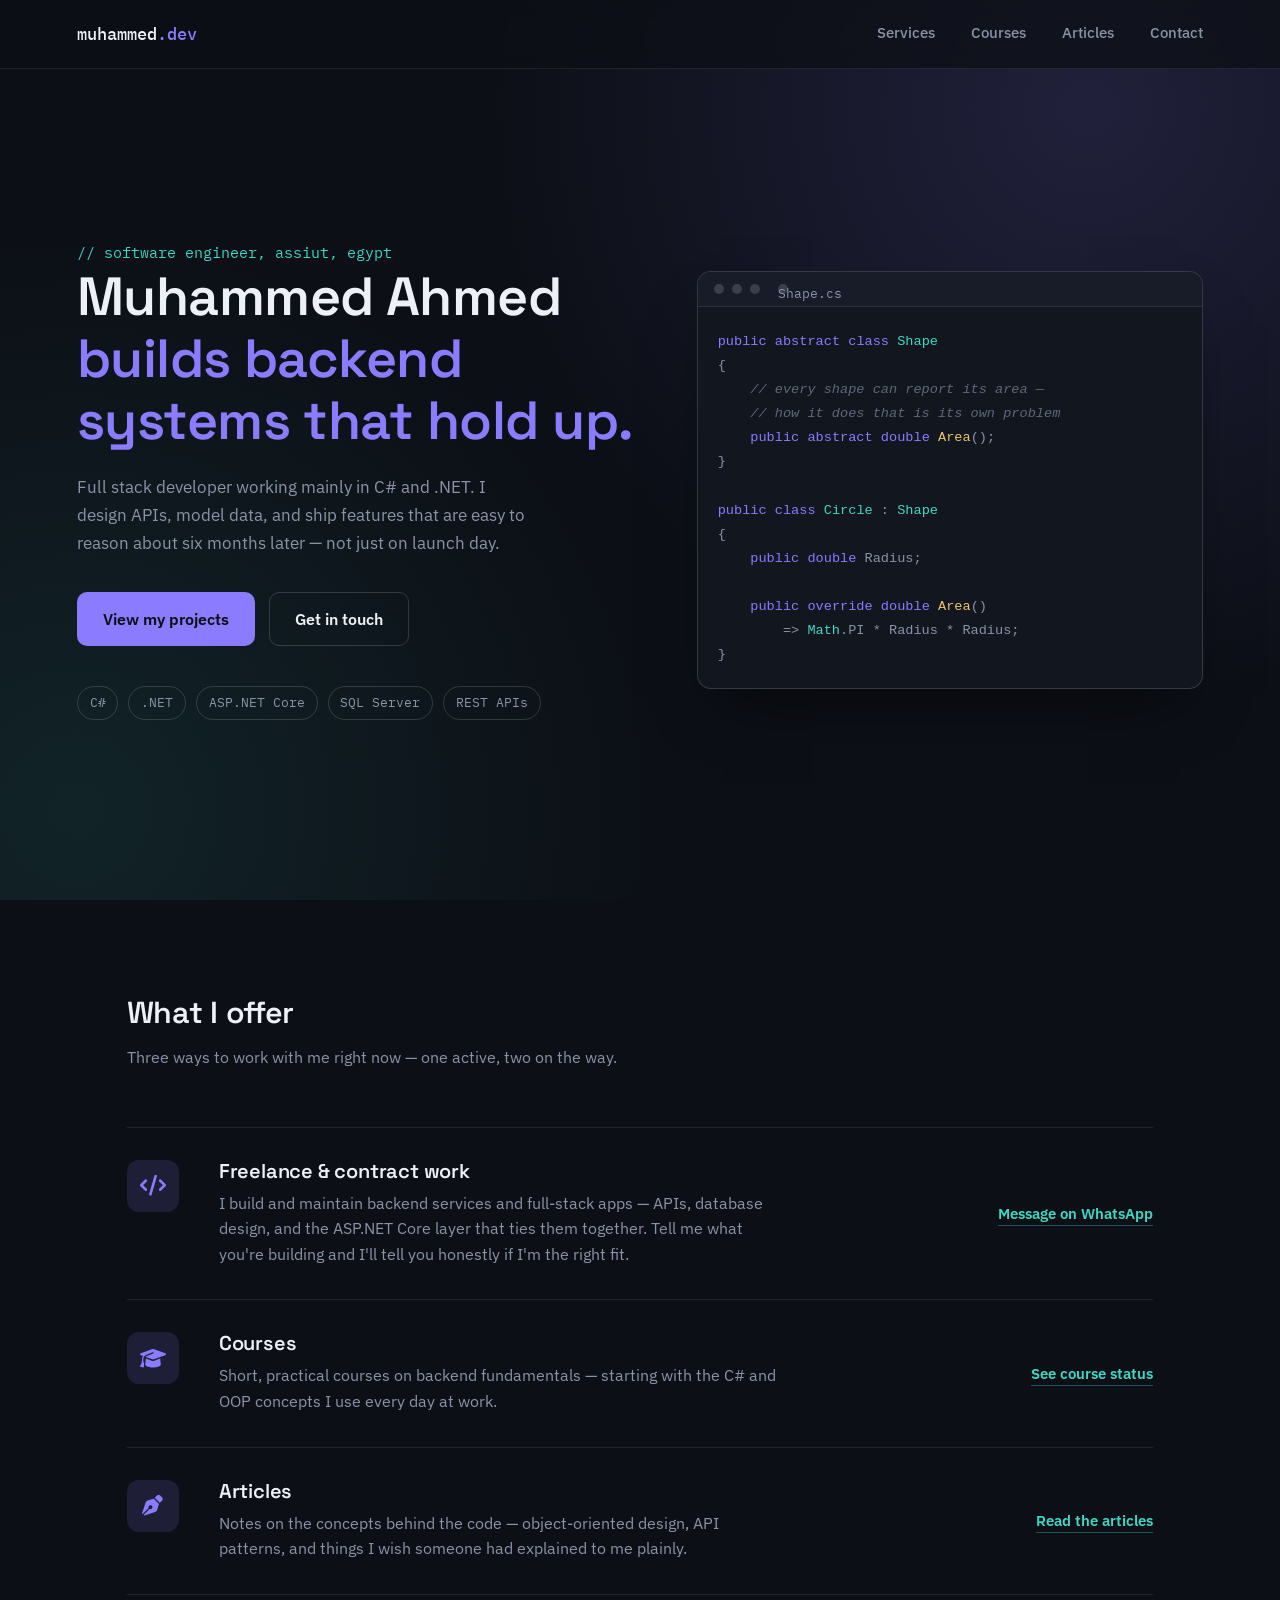
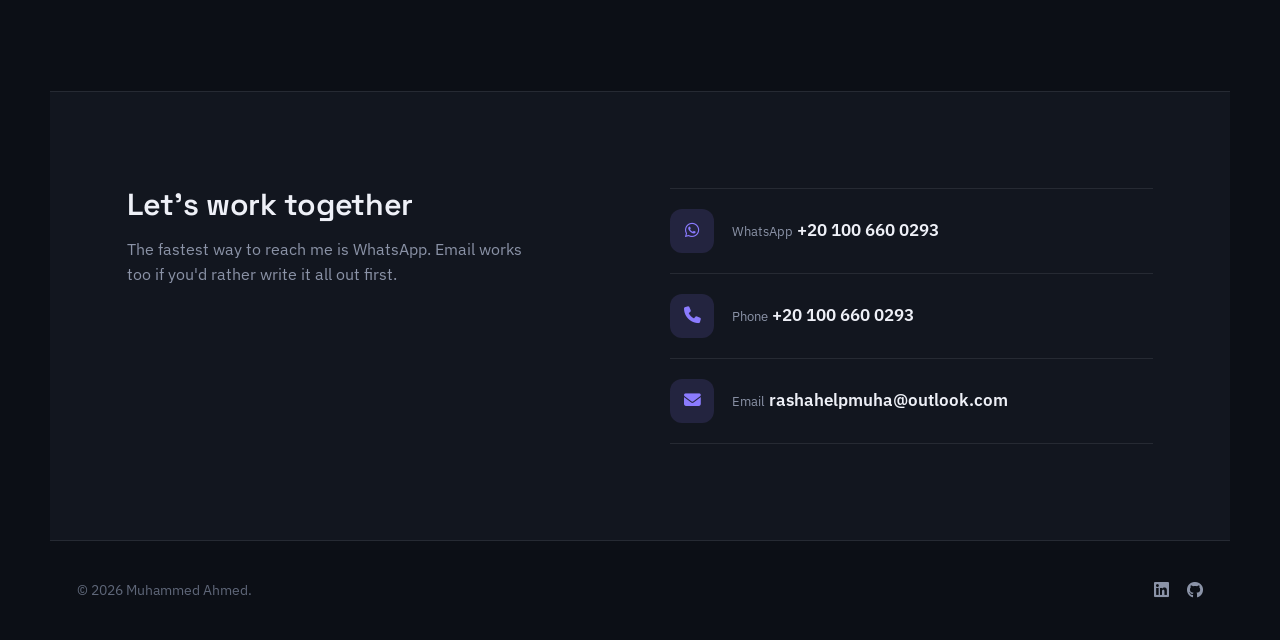
<file: index.html>
<!DOCTYPE html>
<html lang="en">
<head>
<meta charset="UTF-8">
<meta name="viewport" content="width=device-width, initial-scale=1.0">
<title>Muhammed Ahmed — Software Engineer</title>
<meta name="description" content="Muhammed Ahmed is a software engineer building backend and full-stack systems with C#, .NET, ASP.NET Core and SQL Server.">
<link rel="stylesheet" href="style.css">
<link rel="stylesheet" href="https://cdnjs.cloudflare.com/ajax/libs/font-awesome/6.4.2/css/all.min.css">
</head>
<body>

<header>
  <a href="index.html" class="brand">muhammed<span>.dev</span></a>
  <nav>
    <a href="index.html#services">Services</a>
    <a href="courses.html">Courses</a>
    <a href="articles.html">Articles</a>
    <a href="index.html#contact">Contact</a>
  </nav>
</header>

<section class="hero">
  <div class="hero-grid">
    <div>
      <span class="hero-kicker">// software engineer, assiut, egypt</span>
      <h1>Muhammed Ahmed<em>builds backend systems that hold up.</em></h1>
      <p class="lede">
        Full stack developer working mainly in C# and .NET. I design APIs,
        model data, and ship features that are easy to reason about six
        months later — not just on launch day.
      </p>
      <div class="hero-actions">
        <a href="https://github.com/muhammed-work" class="btn btn-primary">View my projects</a>
        <a href="index.html#contact" class="btn btn-ghost">Get in touch</a>
      </div>
      <div class="stack-tags">
        <span>C#</span>
        <span>.NET</span>
        <span>ASP.NET Core</span>
        <span>SQL Server</span>
        <span>REST APIs</span>
      </div>
    </div>

    <div class="terminal">
      <div class="terminal-bar">
        <span></span><span></span><span></span>
        <span class="file">Shape.cs</span>
      </div>
      <pre><code><span class="tok-kw">public</span> <span class="tok-kw">abstract</span> <span class="tok-kw">class</span> <span class="tok-type">Shape</span>
{
    <span class="tok-com">// every shape can report its area —</span>
    <span class="tok-com">// how it does that is its own problem</span>
    <span class="tok-kw">public</span> <span class="tok-kw">abstract</span> <span class="tok-kw">double</span> <span class="tok-fn">Area</span>();
}

<span class="tok-kw">public</span> <span class="tok-kw">class</span> <span class="tok-type">Circle</span> : <span class="tok-type">Shape</span>
{
    <span class="tok-kw">public</span> <span class="tok-kw">double</span> Radius;

    <span class="tok-kw">public</span> <span class="tok-kw">override</span> <span class="tok-kw">double</span> <span class="tok-fn">Area</span>()
        => <span class="tok-type">Math</span>.PI * Radius * Radius;
}</code></pre>
    </div>
  </div>
</section>

<section class="section offers" id="services">
  <div class="section-head">
    <h2>What I offer</h2>
    <p>Three ways to work with me right now — one active, two on the way.</p>
  </div>

  <div class="offer-row">
    <div class="offer-icon"><i class="fa-solid fa-code"></i></div>
    <div class="offer-body">
      <h3>Freelance & contract work</h3>
      <p>
        I build and maintain backend services and full-stack apps —
        APIs, database design, and the ASP.NET Core layer that ties them
        together. Tell me what you're building and I'll tell you honestly
        if I'm the right fit.
      </p>
    </div>
    <div class="offer-cta">
      <a href="https://wa.me/201006600293?text=Hi%20Muhammed%2C%20I%20found%20your%20portfolio%20and%20I%27d%20like%20to%20talk%20about%20a%20project." class="text-link">Message on WhatsApp</a>
    </div>
  </div>

  <div class="offer-row">
    <div class="offer-icon"><i class="fa-solid fa-graduation-cap"></i></div>
    <div class="offer-body">
      <h3>Courses</h3>
      <p>
        Short, practical courses on backend fundamentals — starting with
        the C# and OOP concepts I use every day at work.
      </p>
    </div>
    <div class="offer-cta">
      <a href="courses.html" class="text-link">See course status</a>
    </div>
  </div>

  <div class="offer-row">
    <div class="offer-icon"><i class="fa-solid fa-pen-nib"></i></div>
    <div class="offer-body">
      <h3>Articles</h3>
      <p>
        Notes on the concepts behind the code — object-oriented design,
        API patterns, and things I wish someone had explained to me plainly.
      </p>
    </div>
    <div class="offer-cta">
      <a href="articles.html" class="text-link">Read the articles</a>
    </div>
  </div>
</section>

<section class="section contact-section" id="contact">
  <div class="contact-grid">
    <div class="contact-intro">
      <h2>Let's work together</h2>
      <p>
        The fastest way to reach me is WhatsApp. Email works too if you'd
        rather write it all out first.
      </p>
    </div>
    <div class="contact-list">
      <a class="contact-item" href="https://wa.me/201006600293" target="_blank" rel="noopener">
        <span class="offer-icon"><i class="fa-brands fa-whatsapp"></i></span>
        <span>
          <span class="label">WhatsApp</span>
          <span class="value">+20 100 660 0293</span>
        </span>
      </a>
      <a class="contact-item" href="tel:+201006600293">
        <span class="offer-icon"><i class="fa-solid fa-phone"></i></span>
        <span>
          <span class="label">Phone</span>
          <span class="value">+20 100 660 0293</span>
        </span>
      </a>
      <a class="contact-item" href="mailto:rashahelpmuha@outlook.com">
        <span class="offer-icon"><i class="fa-solid fa-envelope"></i></span>
        <span>
          <span class="label">Email</span>
          <span class="value">rashahelpmuha@outlook.com</span>
        </span>
      </a>
    </div>
  </div>
</section>

<footer>
  <span>© 2026 Muhammed Ahmed.</span>
  <div class="socials">
    <a href="https://www.linkedin.com/in/muhammed-ahmed-b9942438b" aria-label="LinkedIn"><i class="fa-brands fa-linkedin"></i></a>
    <a href="https://github.com/muhammed-work" aria-label="GitHub"><i class="fa-brands fa-github"></i></a>
  </div>
</footer>

</body>
</html>
</file>
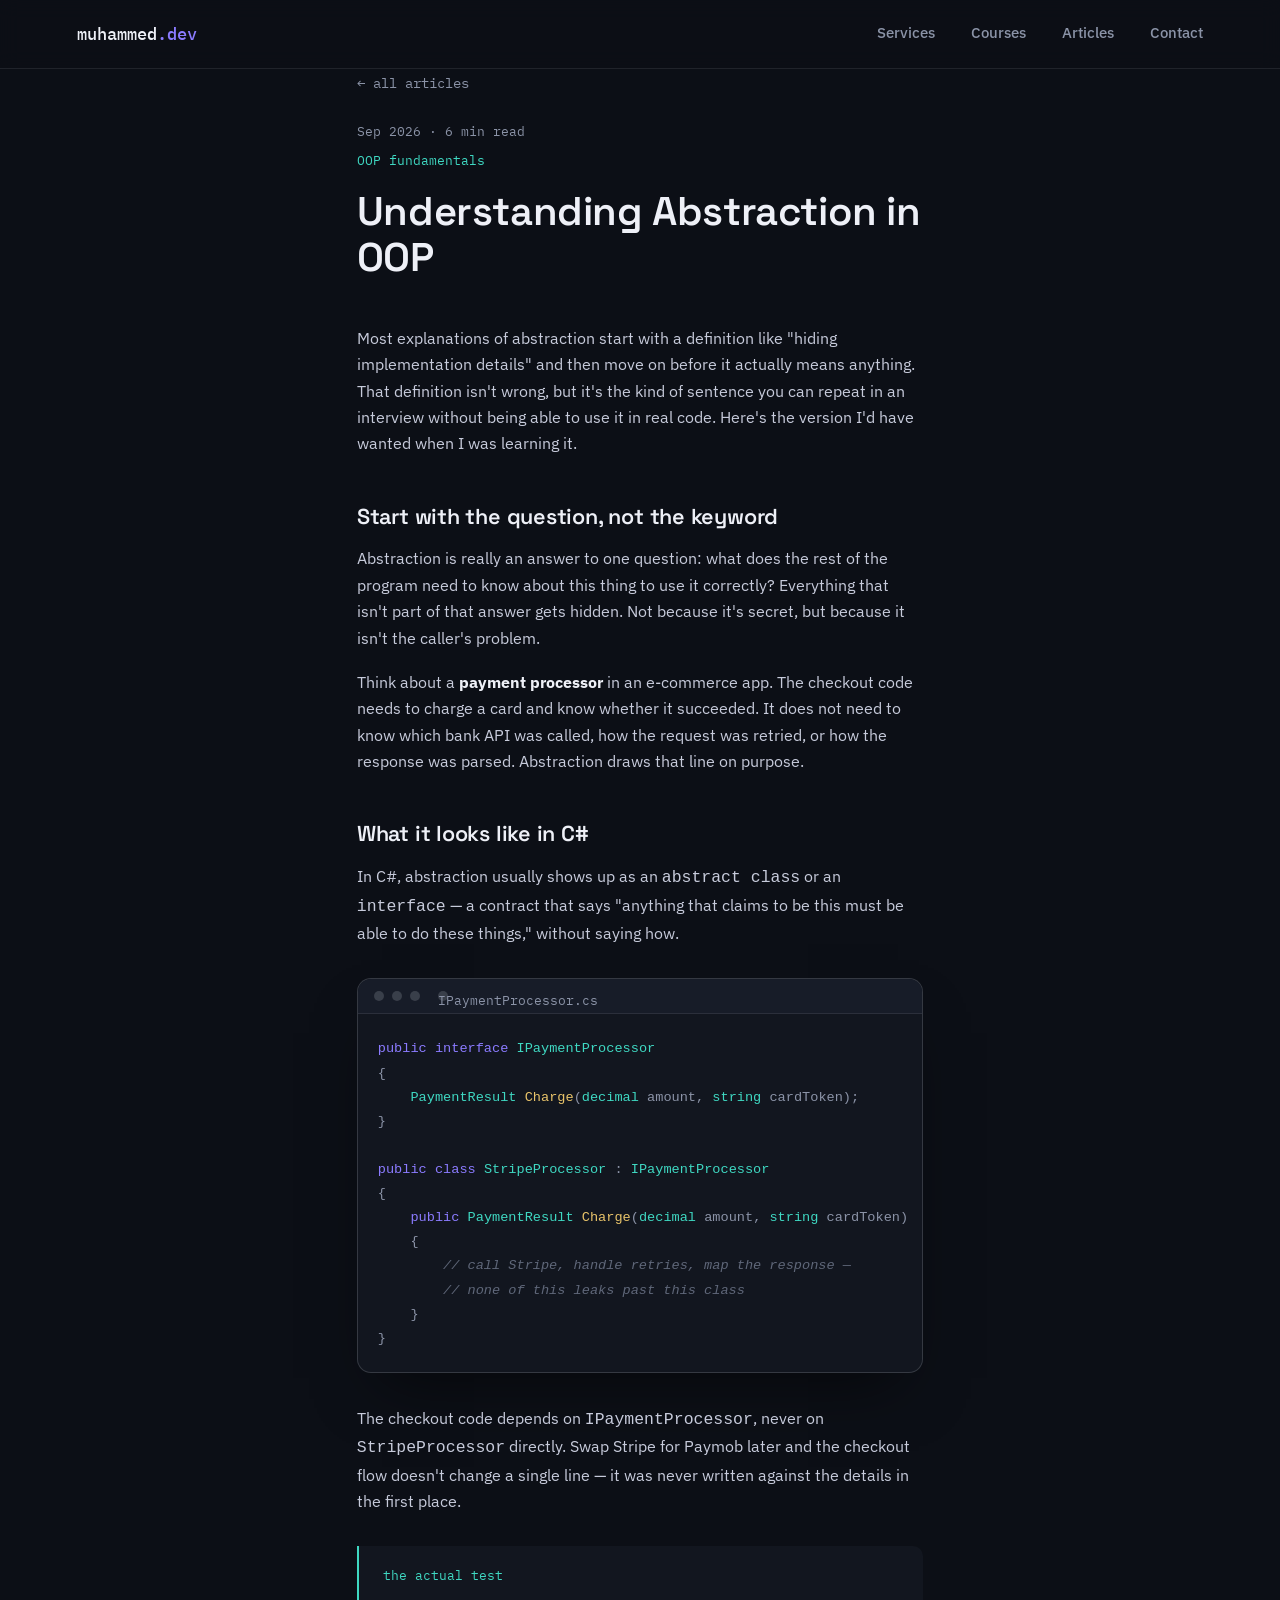
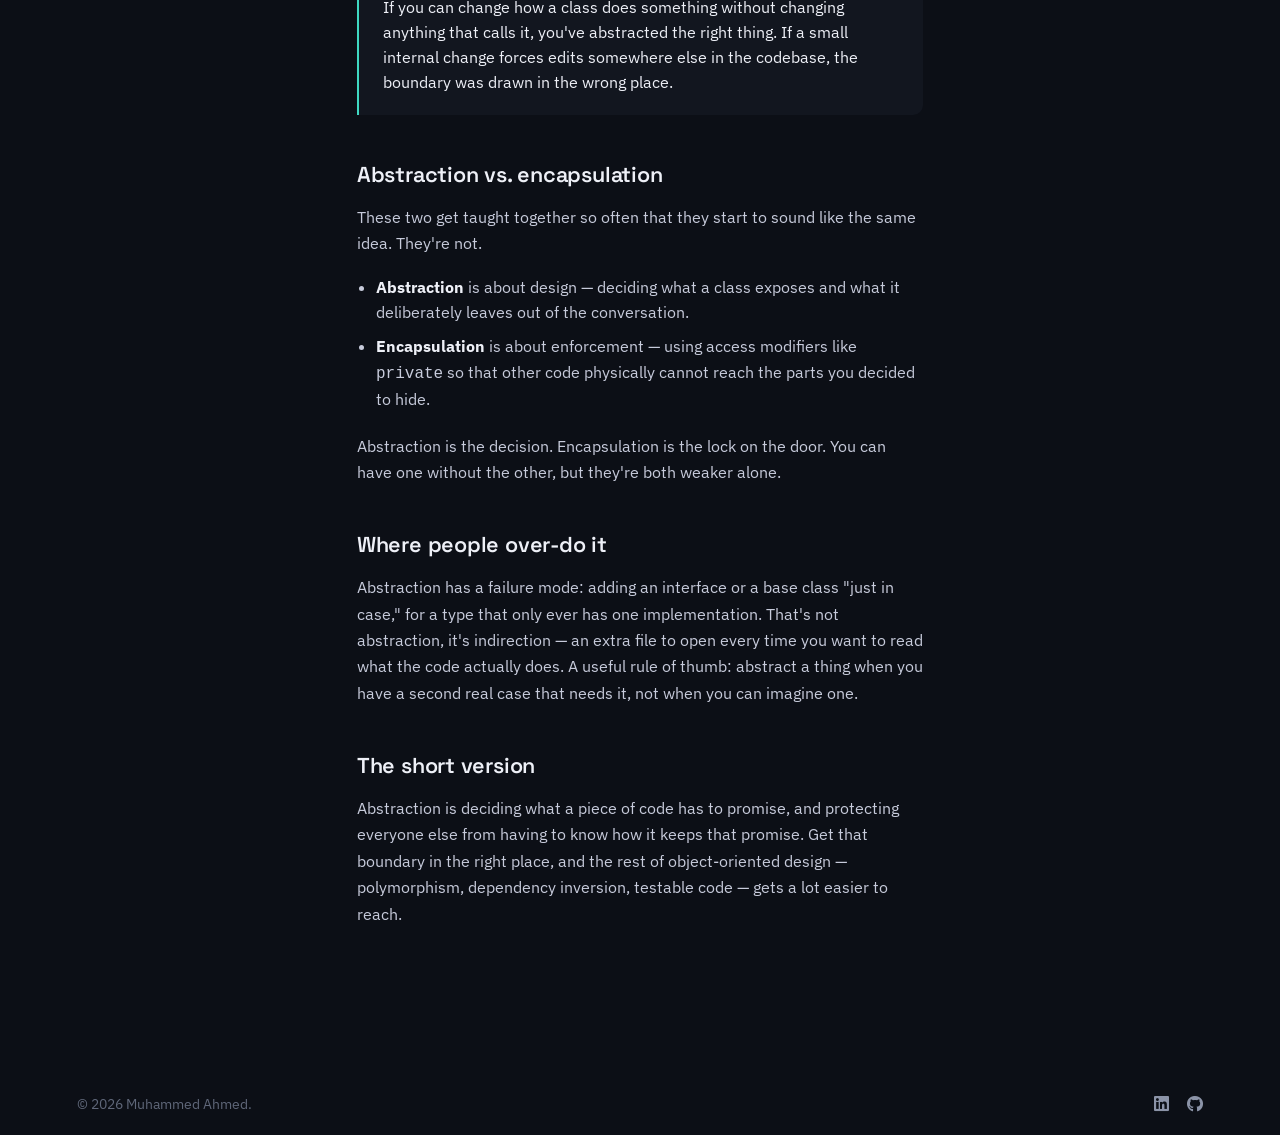
<file: article-oop-abstraction.html>
<!DOCTYPE html>
<html lang="en">
<head>
<meta charset="UTF-8">
<meta name="viewport" content="width=device-width, initial-scale=1.0">
<title>Understanding Abstraction in OOP — Muhammed Ahmed</title>
<meta name="description" content="What abstraction actually means in object-oriented programming, with C# examples.">
<link rel="stylesheet" href="style.css">
<link rel="stylesheet" href="https://cdnjs.cloudflare.com/ajax/libs/font-awesome/6.4.2/css/all.min.css">
</head>
<body>

<header>
  <a href="index.html" class="brand">muhammed<span>.dev</span></a>
  <nav>
    <a href="index.html#services">Services</a>
    <a href="courses.html">Courses</a>
    <a href="articles.html">Articles</a>
    <a href="index.html#contact">Contact</a>
  </nav>
</header>

<article class="article">
  <div class="article-head">
    <a href="articles.html" class="back-link">&larr; all articles</a>
    <div class="article-meta">
      Sep 2026 · 6 min read
      <span class="tag">OOP fundamentals</span>
    </div>
    <h1>Understanding Abstraction in OOP</h1>
  </div>

  <div class="article-body">
    <p>
      Most explanations of abstraction start with a definition like
      "hiding implementation details" and then move on before it actually
      means anything. That definition isn't wrong, but it's the kind of
      sentence you can repeat in an interview without being able to use
      it in real code. Here's the version I'd have wanted when I was
      learning it.
    </p>

    <h2>Start with the question, not the keyword</h2>
    <p>
      Abstraction is really an answer to one question: what does the rest
      of the program need to know about this thing to use it correctly?
      Everything that isn't part of that answer gets hidden. Not because
      it's secret, but because it isn't the caller's problem.
    </p>
    <p>
      Think about a <strong>payment processor</strong> in an e-commerce
      app. The checkout code needs to charge a card and know whether it
      succeeded. It does not need to know which bank API was called, how
      the request was retried, or how the response was parsed. Abstraction
      draws that line on purpose.
    </p>

    <h2>What it looks like in C#</h2>
    <p>
      In C#, abstraction usually shows up as an <code>abstract class</code>
      or an <code>interface</code> — a contract that says "anything that
      claims to be this must be able to do these things," without saying
      how.
    </p>

    <div class="terminal">
      <div class="terminal-bar">
        <span></span><span></span><span></span>
        <span class="file">IPaymentProcessor.cs</span>
      </div>
      <pre><code><span class="tok-kw">public</span> <span class="tok-kw">interface</span> <span class="tok-type">IPaymentProcessor</span>
{
    <span class="tok-type">PaymentResult</span> <span class="tok-fn">Charge</span>(<span class="tok-type">decimal</span> amount, <span class="tok-type">string</span> cardToken);
}

<span class="tok-kw">public</span> <span class="tok-kw">class</span> <span class="tok-type">StripeProcessor</span> : <span class="tok-type">IPaymentProcessor</span>
{
    <span class="tok-kw">public</span> <span class="tok-type">PaymentResult</span> <span class="tok-fn">Charge</span>(<span class="tok-type">decimal</span> amount, <span class="tok-type">string</span> cardToken)
    {
        <span class="tok-com">// call Stripe, handle retries, map the response —</span>
        <span class="tok-com">// none of this leaks past this class</span>
    }
}</code></pre>
    </div>

    <p>
      The checkout code depends on <code>IPaymentProcessor</code>, never on
      <code>StripeProcessor</code> directly. Swap Stripe for Paymob later
      and the checkout flow doesn't change a single line — it was never
      written against the details in the first place.
    </p>

    <div class="callout">
      <span class="label">the actual test</span>
      <p>
        If you can change how a class does something without changing
        anything that calls it, you've abstracted the right thing. If a
        small internal change forces edits somewhere else in the codebase,
        the boundary was drawn in the wrong place.
      </p>
    </div>

    <h2>Abstraction vs. encapsulation</h2>
    <p>
      These two get taught together so often that they start to sound like
      the same idea. They're not.
    </p>
    <ul>
      <li><strong>Abstraction</strong> is about design — deciding what a class exposes and what it deliberately leaves out of the conversation.</li>
      <li><strong>Encapsulation</strong> is about enforcement — using access modifiers like <code>private</code> so that other code physically cannot reach the parts you decided to hide.</li>
    </ul>
    <p>
      Abstraction is the decision. Encapsulation is the lock on the door.
      You can have one without the other, but they're both weaker alone.
    </p>

    <h2>Where people over-do it</h2>
    <p>
      Abstraction has a failure mode: adding an interface or a base class
      "just in case," for a type that only ever has one implementation.
      That's not abstraction, it's indirection — an extra file to open
      every time you want to read what the code actually does. A useful
      rule of thumb: abstract a thing when you have a second real case
      that needs it, not when you can imagine one.
    </p>

    <h2>The short version</h2>
    <p>
      Abstraction is deciding what a piece of code has to promise, and
      protecting everyone else from having to know how it keeps that
      promise. Get that boundary in the right place, and the rest of
      object-oriented design — polymorphism, dependency inversion, testable
      code — gets a lot easier to reach.
    </p>
  </div>
</article>

<footer>
  <span>© 2026 Muhammed Ahmed.</span>
  <div class="socials">
    <a href="https://www.linkedin.com/in/muhammed-ahmed-b9942438b" aria-label="LinkedIn"><i class="fa-brands fa-linkedin"></i></a>
    <a href="https://github.com/muhammed-work" aria-label="GitHub"><i class="fa-brands fa-github"></i></a>
  </div>
</footer>

</body>
</html>
</file>
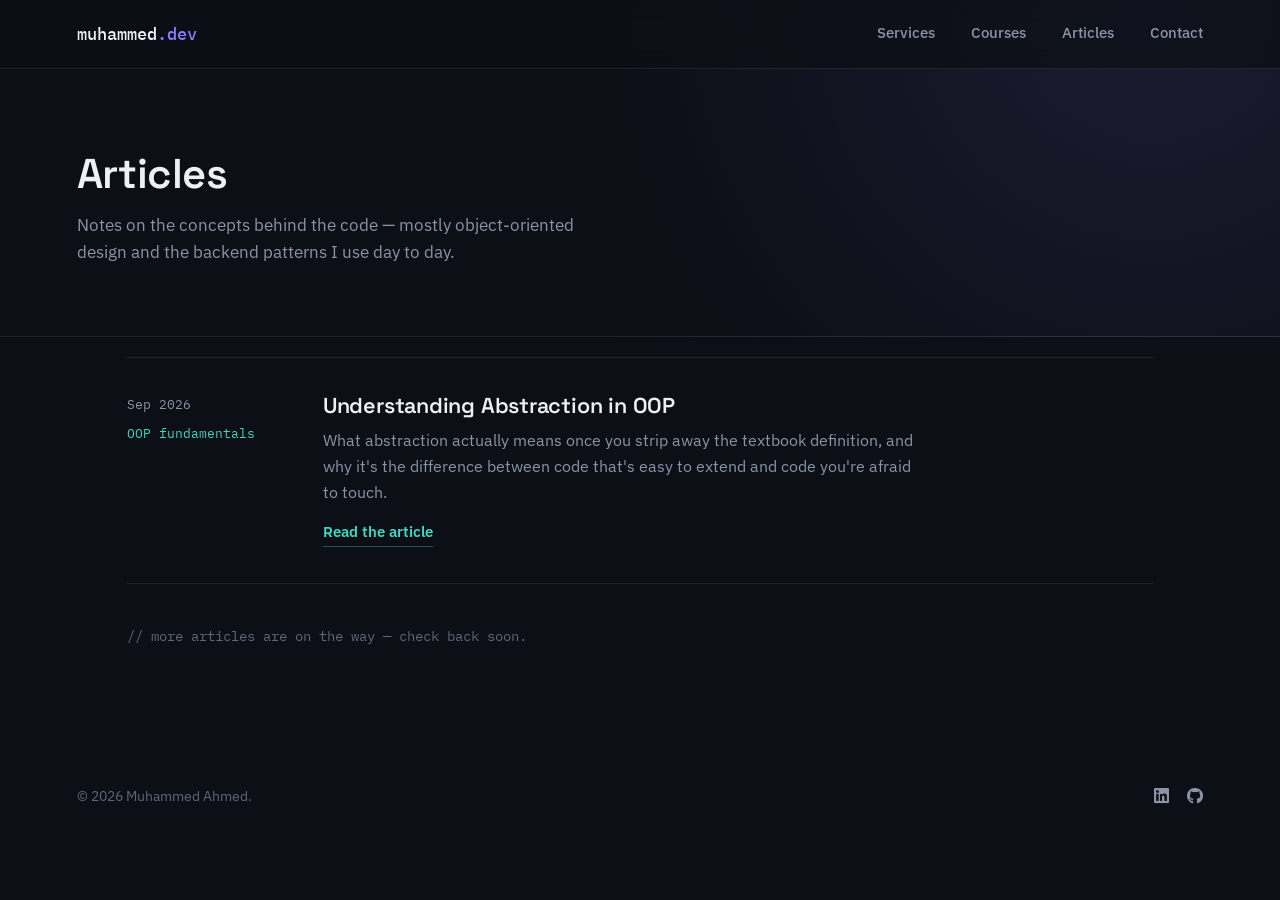
<file: articles.html>
<!DOCTYPE html>
<html lang="en">
<head>
<meta charset="UTF-8">
<meta name="viewport" content="width=device-width, initial-scale=1.0">
<title>Articles — Muhammed Ahmed</title>
<meta name="description" content="Notes on software engineering from Muhammed Ahmed — object-oriented design, APIs, and backend fundamentals.">
<link rel="stylesheet" href="style.css">
<link rel="stylesheet" href="https://cdnjs.cloudflare.com/ajax/libs/font-awesome/6.4.2/css/all.min.css">
</head>
<body>

<header>
  <a href="index.html" class="brand">muhammed<span>.dev</span></a>
  <nav>
    <a href="index.html#services">Services</a>
    <a href="courses.html">Courses</a>
    <a href="articles.html">Articles</a>
    <a href="index.html#contact">Contact</a>
  </nav>
</header>

<section class="page-hero">
  <div class="page-hero-inner">
    <h1>Articles</h1>
    <p>Notes on the concepts behind the code — mostly object-oriented design and the backend patterns I use day to day.</p>
  </div>
</section>

<section class="article-list">

  <div class="article-row">
    <div class="article-meta">
      Sep 2026
      <span class="tag">OOP fundamentals</span>
    </div>
    <div>
      <h3><a href="article-oop-abstraction.html">Understanding Abstraction in OOP</a></h3>
      <p>
        What abstraction actually means once you strip away the textbook
        definition, and why it's the difference between code that's easy
        to extend and code you're afraid to touch.
      </p>
      <a href="article-oop-abstraction.html" class="text-link">Read the article</a>
    </div>
  </div>

  <p class="empty-note">// more articles are on the way — check back soon.</p>

</section>

<footer>
  <span>© 2026 Muhammed Ahmed.</span>
  <div class="socials">
    <a href="https://www.linkedin.com/in/muhammed-ahmed-b9942438b" aria-label="LinkedIn"><i class="fa-brands fa-linkedin"></i></a>
    <a href="https://github.com/muhammed-work" aria-label="GitHub"><i class="fa-brands fa-github"></i></a>
  </div>
</footer>

</body>
</html>
</file>
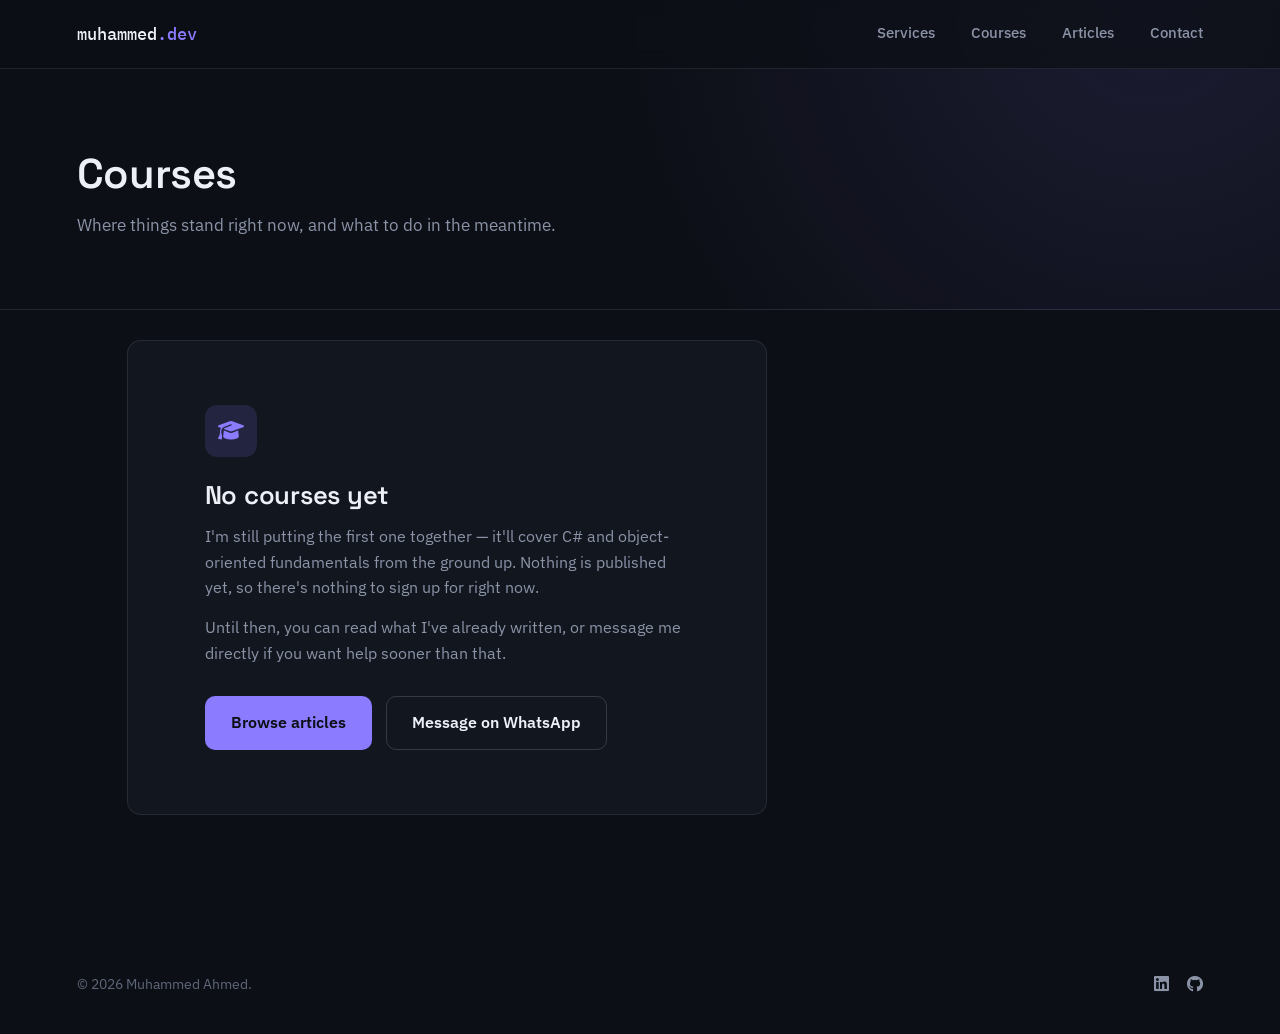
<file: courses.html>
<!DOCTYPE html>
<html lang="en">
<head>
<meta charset="UTF-8">
<meta name="viewport" content="width=device-width, initial-scale=1.0">
<title>Courses — Muhammed Ahmed</title>
<meta name="description" content="Course status for Muhammed Ahmed — no courses published yet.">
<link rel="stylesheet" href="style.css">
<link rel="stylesheet" href="https://cdnjs.cloudflare.com/ajax/libs/font-awesome/6.4.2/css/all.min.css">
</head>
<body>

<header>
  <a href="index.html" class="brand">muhammed<span>.dev</span></a>
  <nav>
    <a href="index.html#services">Services</a>
    <a href="courses.html">Courses</a>
    <a href="articles.html">Articles</a>
    <a href="index.html#contact">Contact</a>
  </nav>
</header>

<section class="page-hero">
  <div class="page-hero-inner">
    <h1>Courses</h1>
    <p>Where things stand right now, and what to do in the meantime.</p>
  </div>
</section>

<section class="empty-state">
  <div class="empty-panel">
    <div class="offer-icon"><i class="fa-solid fa-graduation-cap"></i></div>
    <h2>No courses yet</h2>
    <p>
      I'm still putting the first one together — it'll cover C# and
      object-oriented fundamentals from the ground up. Nothing is
      published yet, so there's nothing to sign up for right now.
    </p>
    <p>
      Until then, you can read what I've already written, or message
      me directly if you want help sooner than that.
    </p>
    <div class="empty-actions">
      <a href="articles.html" class="btn btn-primary">Browse articles</a>
      <a href="https://wa.me/201006600293?text=Hi%20Muhammed%2C%20I%20saw%20there%20are%20no%20courses%20yet%20—%20I%27d%20like%20some%20help%20in%20the%20meantime." class="btn btn-ghost">Message on WhatsApp</a>
    </div>
  </div>
</section>

<footer>
  <span>© 2026 Muhammed Ahmed.</span>
  <div class="socials">
    <a href="https://www.linkedin.com/in/muhammed-ahmed-b9942438b" aria-label="LinkedIn"><i class="fa-brands fa-linkedin"></i></a>
    <a href="https://github.com/muhammed-work" aria-label="GitHub"><i class="fa-brands fa-github"></i></a>
  </div>
</footer>

</body>
</html>
</file>
<file: style.css>
@import url('https://fonts.googleapis.com/css2?family=IBM+Plex+Mono:wght@400;500;600&family=IBM+Plex+Sans:wght@400;500;600;700&family=Space+Grotesk:wght@500;600;700&display=swap');

/* ---------- Tokens ---------- */
:root{
  --ink:#0c0f16;
  --panel:#12161f;
  --panel-2:#171c28;
  --line: rgba(237,239,247,0.09);
  --line-strong: rgba(237,239,247,0.16);
  --violet:#8b7bff;
  --violet-dim: rgba(139,123,255,0.14);
  --teal:#3fd8c2;
  --text:#eef0f7;
  --muted:#8b93a7;
  --muted-2:#5f6779;

  --mono: 'IBM Plex Mono', ui-monospace, monospace;
  --sans: 'IBM Plex Sans', -apple-system, sans-serif;
  --display: 'Space Grotesk', -apple-system, sans-serif;

  --gutter: clamp(24px, 6vw, 120px);
  --radius: 14px;
}

*{ margin:0; padding:0; box-sizing:border-box; }

html{ scroll-behavior:smooth; }

body{
  background:var(--ink);
  color:var(--text);
  font-family:var(--sans);
  font-size:16px;
  line-height:1.6;
  -webkit-font-smoothing:antialiased;
}

a{ color:inherit; }
img{ max-width:100%; display:block; }

a:focus-visible,
button:focus-visible{
  outline:2px solid var(--teal);
  outline-offset:3px;
}

@media (prefers-reduced-motion: reduce){
  *{ animation-duration:0.01ms !important; transition-duration:0.01ms !important; }
}

h1,h2,h3{
  font-family:var(--display);
  font-weight:600;
  letter-spacing:-0.01em;
  line-height:1.15;
}

.section{
  padding: 96px var(--gutter);
  max-width:1180px;
  margin:0 auto;
}

.eyebrow{
  font-family:var(--mono);
  font-size:0.85em;
  color:var(--teal);
  margin-bottom:14px;
  display:block;
}

/* ---------- Header ---------- */
header{
  position:fixed;
  top:0; left:0; right:0;
  z-index:999;
  display:flex;
  justify-content:space-between;
  align-items:center;
  padding:20px var(--gutter);
  background:rgba(12,15,22,0.75);
  backdrop-filter:blur(10px);
  border-bottom:1px solid var(--line);
}

.brand{
  text-decoration:none;
  color:var(--text);
  font-family:var(--mono);
  font-size:1.05em;
  font-weight:500;
}
.brand span{ color:var(--violet); }

nav{ display:flex; align-items:center; gap:36px; }

nav a{
  text-decoration:none;
  color:var(--muted);
  font-size:0.95em;
  font-weight:500;
  position:relative;
  padding-bottom:4px;
  transition:color .25s ease;
}
nav a::after{
  content:"";
  position:absolute;
  left:0; bottom:0;
  width:0; height:1px;
  background:var(--violet);
  transition:width .25s ease;
}
nav a:hover{ color:var(--text); }
nav a:hover::after{ width:100%; }

.nav-toggle{ display:none; }

/* ---------- Buttons & links ---------- */
.btn{
  display:inline-flex;
  align-items:center;
  gap:10px;
  font-family:var(--sans);
  font-size:0.98em;
  font-weight:600;
  text-decoration:none;
  padding:0.85em 1.6em;
  border-radius:10px;
  border:1px solid transparent;
  transition:background .2s ease, border-color .2s ease, transform .2s ease;
}
.btn-primary{
  background:var(--violet);
  color:#0c0f16;
}
.btn-primary:hover{ background:#a397ff; }

.btn-ghost{
  border-color:var(--line-strong);
  color:var(--text);
}
.btn-ghost:hover{ border-color:var(--teal); color:var(--teal); }

.text-link{
  text-decoration:none;
  color:var(--teal);
  font-weight:600;
  font-size:0.95em;
  border-bottom:1px solid rgba(63,216,194,0.35);
  padding-bottom:2px;
  transition:border-color .2s ease;
}
.text-link:hover{ border-color:var(--teal); }

/* ---------- Hero ---------- */
.hero{
  min-height:100vh;
  display:flex;
  align-items:center;
  padding:150px var(--gutter) 90px;
  background:
    radial-gradient(circle at 85% 12%, rgba(139,123,255,0.16), transparent 45%),
    radial-gradient(circle at 6% 90%, rgba(63,216,194,0.10), transparent 40%),
    var(--ink);
}

.hero-grid{
  width:100%;
  max-width:1180px;
  margin:0 auto;
  display:grid;
  grid-template-columns:1.05fr 0.95fr;
  gap:60px;
  align-items:center;
}

.hero-kicker{
  font-family:var(--mono);
  color:var(--teal);
  font-size:0.95em;
  margin-bottom:18px;
}

.hero h1{
  font-size:clamp(2.2em, 4.2vw, 3.4em);
  color:var(--text);
}
.hero h1 em{
  font-style:normal;
  color:var(--violet);
  display:block;
}

.hero p.lede{
  margin-top:22px;
  max-width:46ch;
  color:var(--muted);
  font-size:1.08em;
}

.hero-actions{
  margin-top:36px;
  display:flex;
  flex-wrap:wrap;
  gap:14px;
}

.stack-tags{
  margin-top:40px;
  display:flex;
  flex-wrap:wrap;
  gap:10px;
}
.stack-tags span{
  font-family:var(--mono);
  font-size:0.82em;
  color:var(--muted);
  border:1px solid var(--line-strong);
  border-radius:100px;
  padding:0.4em 0.9em;
}

/* ---------- Terminal card ---------- */
.terminal{
  background:var(--panel);
  border:1px solid var(--line-strong);
  border-radius:var(--radius);
  box-shadow:0 30px 60px -25px rgba(0,0,0,0.6);
  overflow:hidden;
}
.terminal-bar{
  display:flex;
  align-items:center;
  gap:8px;
  padding:12px 16px;
  border-bottom:1px solid var(--line);
  background:var(--panel-2);
}
.terminal-bar span{
  width:10px; height:10px; border-radius:50%;
  background:var(--line-strong);
}
.terminal-bar .file{
  margin-left:10px;
  font-family:var(--mono);
  font-size:0.8em;
  color:var(--muted);
}
.terminal pre{
  padding:22px 20px;
  font-family:var(--mono);
  font-size:0.85em;
  line-height:1.7;
  overflow-x:auto;
  color:var(--muted);
}
.tok-kw{ color:var(--violet); }
.tok-type{ color:var(--teal); }
.tok-fn{ color:#e9c46a; }
.tok-com{ color:var(--muted-2); font-style:italic; }

/* ---------- Offer rows (home: services / courses / articles) ---------- */
.offers{ background:var(--ink); }
.offers .section-head{
  max-width:56ch;
  margin-bottom:56px;
}
.offers .section-head h2{ font-size:1.9em; }
.offers .section-head p{ color:var(--muted); margin-top:14px; }

.offer-row{
  display:grid;
  grid-template-columns:64px 1fr auto;
  gap:28px;
  align-items:start;
  padding:32px 0;
  border-top:1px solid var(--line);
  transition:padding-left .25s ease;
}
.offer-row:last-child{ border-bottom:1px solid var(--line); }
.offer-row:hover{ padding-left:10px; }

.offer-icon{
  width:52px; height:52px;
  border-radius:12px;
  display:flex; align-items:center; justify-content:center;
  background:var(--violet-dim);
  color:var(--violet);
  font-size:1.3em;
}
.offer-body h3{ font-size:1.25em; color:var(--text); }
.offer-body p{ color:var(--muted); margin-top:8px; max-width:56ch; }
.offer-cta{ align-self:center; white-space:nowrap; }

/* ---------- Contact ---------- */
.contact-section{
  background:var(--panel);
  border-top:1px solid var(--line);
  border-bottom:1px solid var(--line);
}
.contact-grid{
  display:grid;
  grid-template-columns:1fr 1fr;
  gap:60px;
  align-items:start;
}
.contact-grid h2{ font-size:1.9em; }
.contact-grid > .contact-intro p{ color:var(--muted); margin-top:14px; max-width:42ch; }

.contact-list{ display:flex; flex-direction:column; gap:0; }
.contact-item{
  display:flex;
  align-items:center;
  gap:18px;
  padding:20px 0;
  border-top:1px solid var(--line);
  text-decoration:none;
  color:var(--text);
}
.contact-item:last-child{ border-bottom:1px solid var(--line); }
.contact-item .offer-icon{ width:44px; height:44px; font-size:1.05em; flex-shrink:0; }
.contact-item .label{ font-size:0.82em; color:var(--muted); }
.contact-item .value{ font-size:1.05em; font-weight:600; margin-top:2px; }

/* ---------- Footer ---------- */
footer{
  padding:36px var(--gutter);
  display:flex;
  justify-content:space-between;
  align-items:center;
  flex-wrap:wrap;
  gap:16px;
  color:var(--muted-2);
  font-size:0.88em;
}
footer .socials{ display:flex; gap:18px; }
footer .socials a{ color:var(--muted); font-size:1.2em; transition:color .2s ease; }
footer .socials a:hover{ color:var(--teal); }

/* ---------- Sub-page header ---------- */
.page-hero{
  padding:150px var(--gutter) 70px;
  border-bottom:1px solid var(--line);
  background:
    radial-gradient(circle at 90% 0%, rgba(139,123,255,0.12), transparent 45%),
    var(--ink);
}
.page-hero-inner{ max-width:1180px; margin:0 auto; }
.page-hero h1{ font-size:clamp(1.9em,3.4vw,2.6em); }
.page-hero p{ color:var(--muted); margin-top:14px; max-width:52ch; font-size:1.05em; }
.back-link{
  display:inline-flex; align-items:center; gap:8px;
  font-family:var(--mono); font-size:0.85em; color:var(--muted);
  text-decoration:none; margin-bottom:26px;
}
.back-link:hover{ color:var(--teal); }

/* ---------- Articles list ---------- */
.article-list{
  max-width:1180px;
  margin:0 auto;
  padding: 20px var(--gutter) 100px;
}
.article-row{
  display:grid;
  grid-template-columns:160px 1fr;
  gap:36px;
  padding:36px 0;
  border-top:1px solid var(--line);
}
.article-list .article-row:last-of-type{ border-bottom:1px solid var(--line); }
.article-meta{ font-family:var(--mono); font-size:0.82em; color:var(--muted); }
.article-meta .tag{ display:block; color:var(--teal); margin-top:8px; }
.article-row h3{ font-size:1.35em; }
.article-row h3 a{ text-decoration:none; color:var(--text); }
.article-row h3 a:hover{ color:var(--violet); }
.article-row p{ color:var(--muted); margin-top:10px; max-width:60ch; }
.article-row .text-link{ display:inline-block; margin-top:14px; }

.empty-note{
  margin-top:40px;
  color:var(--muted-2);
  font-family:var(--mono);
  font-size:0.9em;
}

/* ---------- Single article ---------- */
.article{
  max-width:720px;
  margin:0 auto;
  padding:70px var(--gutter) 110px;
}
.article-head .article-meta{ margin-bottom:18px; }
.article-head h1{ font-size:clamp(1.8em,3.6vw,2.5em); }
.article-body{ margin-top:44px; }
.article-body h2{
  font-size:1.35em;
  margin-top:48px;
  margin-bottom:16px;
  color:var(--text);
}
.article-body p{ color:#c7cbdb; margin-bottom:18px; font-size:1.03em; }
.article-body p + p{ margin-top:0; }
.article-body strong{ color:var(--text); }
.article-body ul{ margin:0 0 20px 1.2em; color:#c7cbdb; }
.article-body li{ margin-bottom:8px; }

.callout{
  border-left:2px solid var(--teal);
  background:var(--panel);
  padding:20px 24px;
  border-radius:0 10px 10px 0;
  margin:32px 0;
}
.callout p{ color:var(--text); margin:0; font-size:0.98em; }
.callout .label{ font-family:var(--mono); color:var(--teal); font-size:0.8em; display:block; margin-bottom:8px; }

.article-body .terminal{ margin:32px 0; }

/* ---------- Empty state (courses) ---------- */
.empty-state{
  max-width:1180px;
  margin:0 auto;
  padding: 30px var(--gutter) 120px;
}
.empty-panel{
  background:var(--panel);
  border:1px solid var(--line);
  border-radius:var(--radius);
  padding:64px var(--gutter);
  text-align:left;
  max-width:640px;
}
.empty-panel .offer-icon{ margin-bottom:24px; }
.empty-panel h2{ font-size:1.6em; }
.empty-panel p{ color:var(--muted); margin-top:14px; max-width:48ch; }
.empty-actions{ display:flex; gap:14px; margin-top:30px; flex-wrap:wrap; }

/* ---------- Responsive ---------- */
@media (max-width: 860px){
  .hero-grid{ grid-template-columns:1fr; }
  .hero{ padding-top:130px; }
  .contact-grid{ grid-template-columns:1fr; }
  .article-row{ grid-template-columns:1fr; gap:10px; }
  nav{ gap:22px; }
}

@media (max-width: 560px){
  header{ padding:14px 20px; flex-wrap:wrap; row-gap:10px; justify-content:center; }
  nav{ gap:14px; width:100%; justify-content:center; }
  nav a{ font-size:0.85em; }
  .section, .hero, .page-hero, .article, .empty-state, .article-list{ padding-left:20px; padding-right:20px; }
  .hero{ padding-top:150px; }
  .page-hero{ padding-top:150px; }
  .offer-row{ grid-template-columns:48px 1fr; }
  .offer-cta{ grid-column:2; margin-top:8px; }
}
</file>
